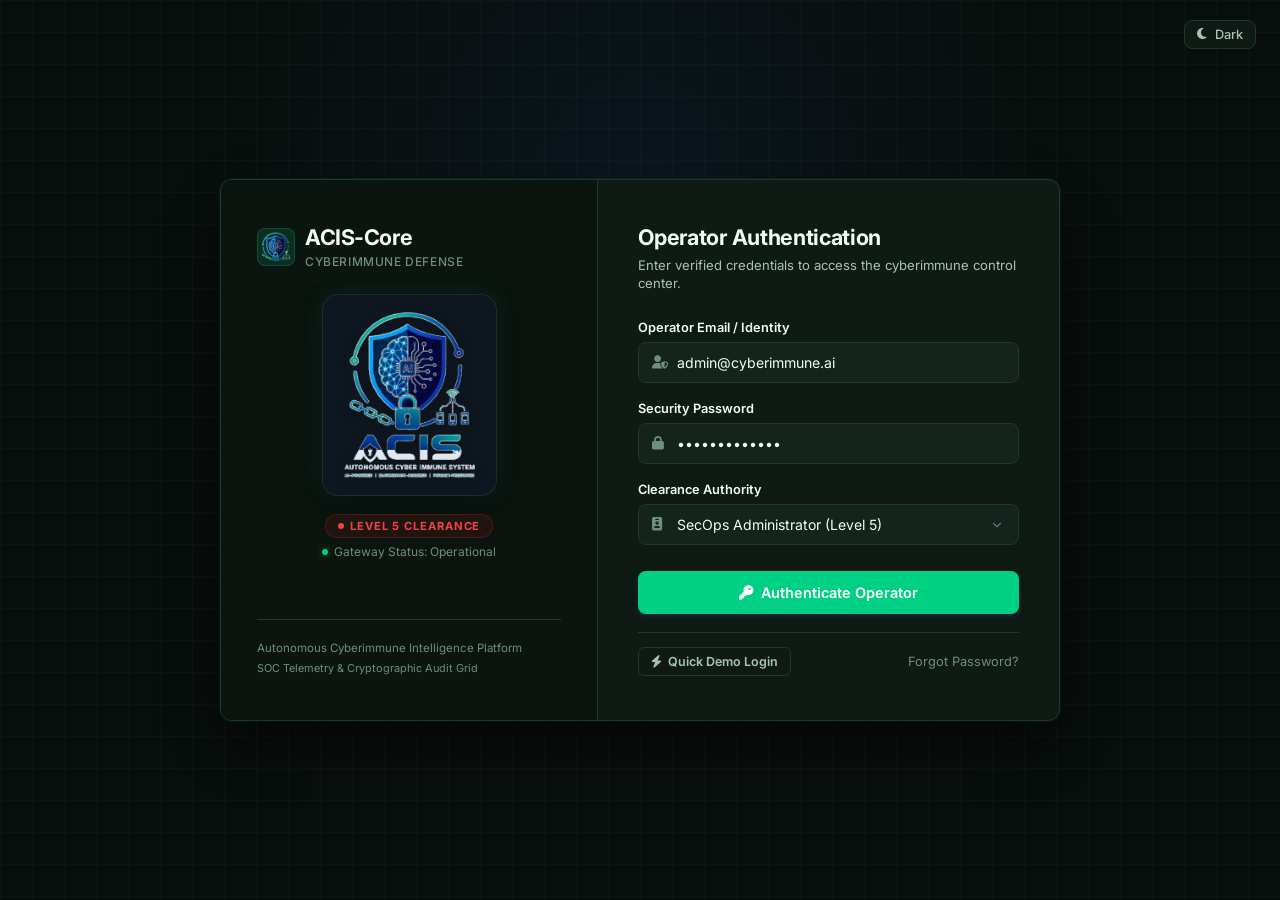
<file: login.html>
<!DOCTYPE html>
<html lang="en" data-theme="dark">

<head>
    <meta charset="UTF-8">
    <meta name="viewport" content="width=device-width, initial-scale=1.0">
    <title>ACIS-Core | Operator Authentication Gateway</title>
    <!-- Brand Favicon -->
    <link rel="icon" type="image/png" sizes="32x32" href="assets/favicon-32.png">
    <link rel="icon" type="image/png" sizes="64x64" href="assets/favicon.png">
    <link rel="apple-touch-icon" sizes="192x192" href="assets/favicon-192.png">
    <link rel="preconnect" href="https://fonts.googleapis.com">
    <link rel="preconnect" href="https://fonts.gstatic.com" crossorigin>
    <link href="https://fonts.googleapis.com/css2?family=Inter:wght@400;500;600;700&family=JetBrains+Mono:wght@400;500&display=swap" rel="stylesheet">
    <link rel="stylesheet" href="https://cdnjs.cloudflare.com/ajax/libs/font-awesome/6.4.0/css/all.min.css">
    <link rel="stylesheet" href="css/login.css?v=2.5">
    <!-- Unified Configuration Resolver -->
    <script src="js/config.js?v=2.5"></script>
</head>

<body>

    <!-- Top Theme Switcher -->
    <div class="top-nav-bar">
        <button type="button" class="theme-toggle-btn" id="themeToggleBtn" onclick="toggleTheme()" title="Toggle Light/Dark Theme">
            <i class="fas fa-moon" id="themeIcon"></i>
            <span id="themeLabel">Dark</span>
        </button>
    </div>

    <!-- Main Authentication Gateway Card -->
    <div class="login-card">
        <!-- Left Brand & Clearance Panel -->
        <aside class="card-left">
            <div>
                <div class="brand-header">
                    <div class="brand-logo-wrap">
                        <img src="assets/acis-shield.png" alt="ACIS Emblem" class="brand-logo-img">
                    </div>
                    <div>
                        <h1 class="brand-title">ACIS-Core</h1>
                        <span class="brand-subtitle">Cyberimmune Defense</span>
                    </div>
                </div>

                <div class="shield-container">
                    <div class="hero-logo-wrapper">
                        <img src="assets/acis-logo-darkmode.png" alt="ACIS Autonomous Cyber Immune System" class="shield-hero-logo logo-dark">
                        <img src="assets/acis-logo-transparent.png" alt="ACIS Autonomous Cyber Immune System" class="shield-hero-logo logo-light">
                    </div>

                    <div class="gateway-badge-group">
                        <div class="classification-badge">
                            <span class="dot"></span>
                            <span>Level 5 Clearance</span>
                        </div>
                        <div class="gateway-status">
                            <span class="status-dot"></span>
                            <span>Gateway Status: Operational</span>
                        </div>
                    </div>
                </div>
            </div>

            <div class="left-footer">
                <div>Autonomous Cyberimmune Intelligence Platform</div>
                <div style="color:var(--login-text-muted); font-size:0.68rem; margin-top:3px;">SOC Telemetry & Cryptographic Audit Grid</div>
            </div>
        </aside>

        <!-- Right Authentication Form Panel -->
        <main class="card-right">
            <div class="form-header-wrap">
                <h2 class="form-title">Operator Authentication</h2>
                <p class="form-subtitle">Enter verified credentials to access the cyberimmune control center.</p>
            </div>

            <form id="loginForm" autocomplete="off">
                <div class="input-group">
                    <label for="username">Operator Email / Identity</label>
                    <div class="input-field-wrap">
                        <i class="fas fa-user-shield"></i>
                        <input type="text" id="username" required placeholder="admin@cyberimmune.ai" value="admin@cyberimmune.ai">
                    </div>
                </div>

                <div class="input-group">
                    <label for="password">Security Password</label>
                    <div class="input-field-wrap">
                        <i class="fas fa-lock"></i>
                        <input type="password" id="password" required placeholder="••••••••••••" value="SecurePass123">
                    </div>
                </div>

                <div class="input-group">
                    <label for="role">Clearance Authority</label>
                    <div class="input-field-wrap">
                        <i class="fas fa-id-badge"></i>
                        <select id="role">
                            <option value="SecOps Administrator (Level 5)" selected>SecOps Administrator (Level 5)</option>
                            <option value="Cyber Analyst (Level 4)">Cyber Analyst (Level 4)</option>
                            <option value="Security Engineer (Level 3)">Security Engineer (Level 3)</option>
                            <option value="Observer (Level 2)">Observer (Level 2)</option>
                        </select>
                    </div>
                </div>

                <button type="submit" class="btn-submit" id="loginBtn">
                    <i class="fas fa-key"></i>
                    <span>Authenticate Operator</span>
                </button>
            </form>

            <div class="form-footer-actions">
                <button type="button" class="quick-demo-btn" onclick="quickDemoLogin()" title="Instant access using pre-configured SecOps credentials">
                    <i class="fas fa-bolt"></i>
                    <span>Quick Demo Login</span>
                </button>

                <a href="#" class="forgot-link" onclick="quickDemoLogin(); return false;">Forgot Password?</a>
            </div>
        </main>
    </div>

    <script>
        // ── Theme State Management ──
        function applyTheme(theme) {
            document.documentElement.setAttribute('data-theme', theme);
            localStorage.setItem('acis-theme', theme);
            const icon = document.getElementById('themeIcon');
            const label = document.getElementById('themeLabel');
            if (icon && label) {
                if (theme === 'dark') {
                    icon.className = 'fas fa-moon';
                    label.textContent = 'Dark';
                } else {
                    icon.className = 'fas fa-sun';
                    label.textContent = 'Light';
                }
            }
        }

        function toggleTheme() {
            const current = document.documentElement.getAttribute('data-theme') || 'dark';
            const next = current === 'dark' ? 'light' : 'dark';
            applyTheme(next);
        }

        // Initialize Theme from localStorage
        const savedTheme = localStorage.getItem('acis-theme') || 'dark';
        applyTheme(savedTheme);

        // ── Authentication Form Submission ──
        document.getElementById('loginForm').addEventListener('submit', async function (e) {
            e.preventDefault();
            const btn = document.getElementById('loginBtn');
            btn.innerHTML = '<i class="fas fa-spinner fa-spin"></i><span>Authenticating...</span>';
            btn.disabled = true;

            const usernameInput = document.getElementById('username').value.trim() || 'admin';
            const roleInput = document.getElementById('role').value || 'SecOps Administrator (Level 5)';

            const userData = {
                user: usernameInput.includes('@') ? usernameInput.split('@')[0] : usernameInput,
                email: usernameInput.includes('@') ? usernameInput : `${usernameInput}@cyberimmune.ai`,
                role: roleInput
            };

            try {
                const apiBase = (window.ACIS_CONFIG && window.ACIS_CONFIG.getApiBase) 
                    ? window.ACIS_CONFIG.getApiBase() 
                    : 'http://127.0.0.1:5001/api';

                const controller = new AbortController();
                const timeoutId = setTimeout(() => {
                    // Update button label if waiting on cloud cold-start
                    btn.innerHTML = '<i class="fas fa-spinner fa-spin"></i><span>Connecting Cloud SOC...</span>';
                }, 1500);

                const abortTimeout = setTimeout(() => controller.abort(), 4000);

                const res = await fetch(`${apiBase}/login`, {
                    method: 'POST',
                    headers: { 'Content-Type': 'application/json' },
                    body: JSON.stringify(userData),
                    signal: controller.signal
                });

                clearTimeout(timeoutId);
                clearTimeout(abortTimeout);

                if (res.ok) {
                    const data = await res.json();
                    localStorage.setItem('user', JSON.stringify(data.success ? data : userData));
                } else {
                    localStorage.setItem('user', JSON.stringify(userData));
                }
            } catch (err) {
                // Seamless demo fallback if cloud backend is cold-starting or offline
                console.log('[Login] Proceeding with authenticated SecOps session (offline/demo resilience)');
                localStorage.setItem('user', JSON.stringify(userData));
            }

            setTimeout(() => {
                window.location.href = 'index.html';
            }, 300);
        });

        function quickDemoLogin() {
            const defaultUser = {
                user: 'admin',
                email: 'admin@cyberimmune.ai',
                role: 'SecOps Administrator (Level 5)'
            };
            localStorage.setItem('user', JSON.stringify(defaultUser));
            window.location.href = 'index.html';
        }
    </script>
</body>

</html>
</file>
<file: css/login.css>
/* ================================================================
   ACIS-Core Enterprise Gateway Design Tokens
   Restrained, high-contrast, human-crafted security aesthetics
   ================================================================ */

:root {
    --login-bg: #080E0B;
    --login-card-bg: #0F1A14;
    --login-panel-bg: #0B140F;
    --login-border: #1E382B;
    --login-border-hover: #294D3B;
    --login-border-focus: #00D084;
    --login-text-primary: #F0FDF4;
    --login-text-secondary: #A7C5B5;
    --login-text-muted: #6E8E7E;
    --login-accent: #00D084;
    --login-accent-hover: #00B36E;
    --login-accent-light: rgba(0, 208, 132, 0.14);
    --login-input-bg: #14241C;
    --login-input-border: #1E382B;
    --login-shadow: 0 25px 50px -12px rgba(0, 0, 0, 0.7), 0 0 0 1px rgba(0, 208, 132, 0.08);
    --login-radius: 12px;
    --login-status-ok: #00D084;
    --login-danger: #EF4444;
}

[data-theme="light"] {
    --login-bg: #F4F7F5;
    --login-card-bg: #FFFFFF;
    --login-panel-bg: #EDF3F0;
    --login-border: #DDE7E1;
    --login-border-hover: #CBDAD1;
    --login-border-focus: #006A4E;
    --login-text-primary: #0A1F16;
    --login-text-secondary: #2C4035;
    --login-text-muted: #5C7367;
    --login-accent: #006A4E;
    --login-accent-hover: #00523C;
    --login-accent-light: rgba(0, 106, 78, 0.08);
    --login-input-bg: #EDF3F0;
    --login-input-border: #DDE7E1;
    --login-shadow: 0 20px 40px -15px rgba(10, 31, 22, 0.08), 0 1px 3px rgba(0, 0, 0, 0.04);
}

* {
    margin: 0;
    padding: 0;
    box-sizing: border-box;
    font-family: 'Inter', -apple-system, BlinkMacSystemFont, 'Segoe UI', Roboto, sans-serif;
    -webkit-font-smoothing: antialiased;
}

body {
    background-color: var(--login-bg);
    color: var(--login-text-primary);
    min-height: 100vh;
    display: flex;
    flex-direction: column;
    align-items: center;
    justify-content: center;
    padding: 24px;
    position: relative;
    overflow-x: hidden;
    transition: background-color 0.25s ease, color 0.25s ease;
}

/* Subtle architectural grid pattern */
body::before {
    content: '';
    position: absolute;
    inset: 0;
    background-image: 
        radial-gradient(circle at 50% 20%, rgba(37, 99, 235, 0.08) 0%, transparent 45%),
        linear-gradient(to right, rgba(148, 163, 184, 0.04) 1px, transparent 1px),
        linear-gradient(to bottom, rgba(148, 163, 184, 0.04) 1px, transparent 1px);
    background-size: 100% 100%, 32px 32px, 32px 32px;
    pointer-events: none;
    z-index: 0;
}

/* Theme toggle bar */
.top-nav-bar {
    position: absolute;
    top: 20px;
    right: 24px;
    display: flex;
    align-items: center;
    gap: 12px;
    z-index: 10;
}

.theme-toggle-btn {
    display: inline-flex;
    align-items: center;
    gap: 8px;
    padding: 6px 12px;
    border-radius: 8px;
    border: 1px solid var(--login-border);
    background: var(--login-card-bg);
    color: var(--login-text-secondary);
    font-size: 0.8rem;
    font-weight: 500;
    cursor: pointer;
    transition: all 0.2s ease;
}

.theme-toggle-btn:hover {
    color: var(--login-text-primary);
    border-color: var(--login-border-hover);
}

/* Main Login Card */
.login-card {
    position: relative;
    z-index: 1;
    width: 840px;
    max-width: 100%;
    min-height: 480px;
    background-color: var(--login-card-bg);
    border-radius: var(--login-radius);
    border: 1px solid var(--login-border);
    box-shadow: var(--login-shadow);
    display: flex;
    overflow: hidden;
    transition: border-color 0.2s ease, box-shadow 0.2s ease;
}

/* Left Side Panel */
.card-left {
    flex: 1;
    background-color: var(--login-panel-bg);
    padding: 44px 36px;
    display: flex;
    flex-direction: column;
    justify-content: space-between;
    border-right: 1px solid var(--login-border);
    text-align: left;
    position: relative;
}

.brand-header {
    display: flex;
    align-items: center;
    gap: 10px;
}

.brand-logo-wrap {
    width: 38px;
    height: 38px;
    border-radius: 8px;
    background: var(--login-accent-light);
    border: 1px solid rgba(16, 185, 129, 0.25);
    display: flex;
    align-items: center;
    justify-content: center;
    color: var(--login-accent);
    overflow: hidden;
    padding: 3px;
}

.brand-logo-wrap img,
.brand-logo-img {
    width: 100%;
    height: 100%;
    object-fit: contain;
    display: block;
}

.brand-title {
    font-size: 1.35rem;
    font-weight: 700;
    letter-spacing: -0.02em;
    color: var(--login-text-primary);
}

.brand-subtitle {
    font-size: 0.75rem;
    font-weight: 500;
    color: var(--login-text-muted);
    letter-spacing: 0.05em;
    text-transform: uppercase;
}

.shield-container {
    margin: 24px 0;
    display: flex;
    flex-direction: column;
    align-items: center;
    justify-content: center;
    text-align: center;
}

.hero-logo-wrapper {
    width: 175px;
    max-width: 100%;
    padding: 14px 18px;
    border-radius: 16px;
    background: rgba(17, 24, 39, 0.7);
    border: 1px solid rgba(255, 255, 255, 0.08);
    box-shadow: 0 12px 30px -8px rgba(0, 0, 0, 0.5), 0 0 24px rgba(16, 185, 129, 0.12);
    transition: transform 0.3s ease, box-shadow 0.3s ease, border-color 0.3s ease;
    display: flex;
    align-items: center;
    justify-content: center;
}

[data-theme="light"] .hero-logo-wrapper {
    background: #FFFFFF;
    border-color: rgba(226, 232, 240, 0.9);
    box-shadow: 0 12px 30px -8px rgba(15, 23, 42, 0.08), 0 0 16px rgba(5, 150, 105, 0.08);
}

.hero-logo-wrapper:hover {
    transform: translateY(-3px) scale(1.02);
    border-color: rgba(16, 185, 129, 0.4);
    box-shadow: 0 18px 36px -8px rgba(0, 0, 0, 0.6), 0 0 32px rgba(16, 185, 129, 0.25);
}

[data-theme="light"] .hero-logo-wrapper:hover {
    border-color: rgba(5, 150, 105, 0.4);
    box-shadow: 0 16px 32px -8px rgba(15, 23, 42, 0.12), 0 0 24px rgba(5, 150, 105, 0.18);
}

.shield-hero-logo {
    width: 100%;
    height: auto;
    display: block;
    object-fit: contain;
    filter: drop-shadow(0 2px 6px rgba(0, 0, 0, 0.2));
}

.logo-dark { display: block; }
.logo-light { display: none; }
[data-theme="light"] .logo-dark { display: none; }
[data-theme="light"] .logo-light { display: block; }

.shield-icon-svg {
    filter: drop-shadow(0 4px 12px rgba(37, 99, 235, 0.15));
    transition: transform 0.3s ease;
}

.shield-container:hover .shield-icon-svg {
    transform: scale(1.03);
}

.gateway-badge-group {
    margin-top: 18px;
    display: flex;
    flex-direction: column;
    align-items: center;
    gap: 6px;
}

.classification-badge {
    display: inline-flex;
    align-items: center;
    gap: 6px;
    padding: 4px 12px;
    border-radius: 20px;
    background: rgba(220, 38, 38, 0.1);
    border: 1px solid rgba(220, 38, 38, 0.25);
    color: #EF4444;
    font-size: 0.7rem;
    font-weight: 700;
    letter-spacing: 0.08em;
    text-transform: uppercase;
}

.classification-badge .dot {
    width: 6px;
    height: 6px;
    border-radius: 50%;
    background: #EF4444;
}

.gateway-status {
    display: inline-flex;
    align-items: center;
    gap: 6px;
    font-size: 0.75rem;
    color: var(--login-text-muted);
}

.gateway-status .status-dot {
    width: 6px;
    height: 6px;
    border-radius: 50%;
    background: var(--login-status-ok);
    box-shadow: 0 0 8px rgba(16, 185, 129, 0.5);
}

.left-footer {
    padding-top: 20px;
    border-top: 1px solid var(--login-border);
    font-size: 0.72rem;
    color: var(--login-text-muted);
    line-height: 1.5;
}

/* Right Side Form */
.card-right {
    flex: 1.25;
    padding: 44px 40px;
    display: flex;
    flex-direction: column;
    justify-content: center;
}

.form-header-wrap {
    margin-bottom: 28px;
}

.form-title {
    font-size: 1.35rem;
    font-weight: 700;
    letter-spacing: -0.015em;
    color: var(--login-text-primary);
    margin-bottom: 6px;
}

.form-subtitle {
    font-size: 0.82rem;
    color: var(--login-text-secondary);
    line-height: 1.4;
}

.input-group {
    margin-bottom: 18px;
}

.input-group label {
    display: flex;
    justify-content: space-between;
    align-items: center;
    font-size: 0.8rem;
    font-weight: 600;
    color: var(--login-text-primary);
    margin-bottom: 7px;
}

.input-field-wrap {
    position: relative;
    display: flex;
    align-items: center;
}

.input-field-wrap i {
    position: absolute;
    left: 14px;
    color: var(--login-text-muted);
    font-size: 0.85rem;
    pointer-events: none;
    transition: color 0.15s ease;
}

.input-group input,
.input-group select {
    width: 100%;
    padding: 11px 14px 11px 38px;
    background-color: var(--login-input-bg);
    border: 1px solid var(--login-input-border);
    border-radius: 8px;
    font-size: 0.88rem;
    color: var(--login-text-primary);
    outline: none;
    transition: border-color 0.15s ease, box-shadow 0.15s ease, background-color 0.15s ease;
}

.input-group select {
    cursor: pointer;
    appearance: none;
    background-image: url("data:image/svg+xml;charset=UTF-8,%3csvg xmlns='http://www.w3.org/2000/svg' viewBox='0 0 24 24' fill='none' stroke='%236B7280' stroke-width='2' stroke-linecap='round' stroke-linejoin='round'%3e%3cpolyline points='6 9 12 15 18 9'%3e%3c/polyline%3e%3c/svg%3e");
    background-repeat: no-repeat;
    background-position: right 14px center;
    background-size: 14px;
    padding-right: 36px;
}

.input-group input:focus,
.input-group select:focus {
    border-color: var(--login-border-focus);
    box-shadow: 0 0 0 3px rgba(37, 99, 235, 0.15);
    background-color: var(--login-card-bg);
}

.input-group input:focus + i,
.input-field-wrap:focus-within i {
    color: var(--login-accent);
}

.input-group select option {
    background-color: var(--login-card-bg);
    color: var(--login-text-primary);
}

.btn-submit {
    width: 100%;
    padding: 12px;
    background-color: var(--login-accent);
    border: 1px solid transparent;
    border-radius: 8px;
    color: #FFFFFF;
    font-size: 0.9rem;
    font-weight: 600;
    cursor: pointer;
    transition: all 0.18s ease;
    display: inline-flex;
    align-items: center;
    justify-content: center;
    gap: 8px;
    margin-top: 8px;
    box-shadow: 0 2px 4px rgba(37, 99, 235, 0.2);
}

.btn-submit:hover:not(:disabled) {
    background-color: var(--login-accent-hover);
    box-shadow: 0 4px 8px rgba(37, 99, 235, 0.3);
    transform: translateY(-1px);
}

.btn-submit:active:not(:disabled) {
    transform: translateY(0);
}

.btn-submit:disabled {
    opacity: 0.65;
    cursor: not-allowed;
    transform: none;
}

.form-footer-actions {
    display: flex;
    align-items: center;
    justify-content: space-between;
    margin-top: 18px;
    padding-top: 14px;
    border-top: 1px solid var(--login-border);
}

.quick-demo-btn {
    background: transparent;
    border: 1px solid var(--login-border);
    color: var(--login-text-secondary);
    font-size: 0.78rem;
    font-weight: 600;
    padding: 6px 12px;
    border-radius: 6px;
    cursor: pointer;
    transition: all 0.15s ease;
    display: inline-flex;
    align-items: center;
    gap: 6px;
}

.quick-demo-btn:hover {
    color: var(--login-accent);
    border-color: var(--login-accent);
    background: var(--login-accent-light);
}

.forgot-link {
    color: var(--login-text-muted);
    font-size: 0.8rem;
    text-decoration: none;
    transition: color 0.15s ease;
}

.forgot-link:hover {
    color: var(--login-text-primary);
    text-decoration: underline;
}

/* Mobile Responsiveness */
@media (max-width: 768px) {
    .login-card {
        flex-direction: column;
        min-height: auto;
    }

    .card-left {
        padding: 30px 24px;
        border-right: none;
        border-bottom: 1px solid var(--login-border);
    }

    .card-right {
        padding: 30px 24px;
    }

    .shield-container {
        margin: 16px 0;
    }

    .top-nav-bar {
        top: 12px;
        right: 16px;
    }
}
</file>
